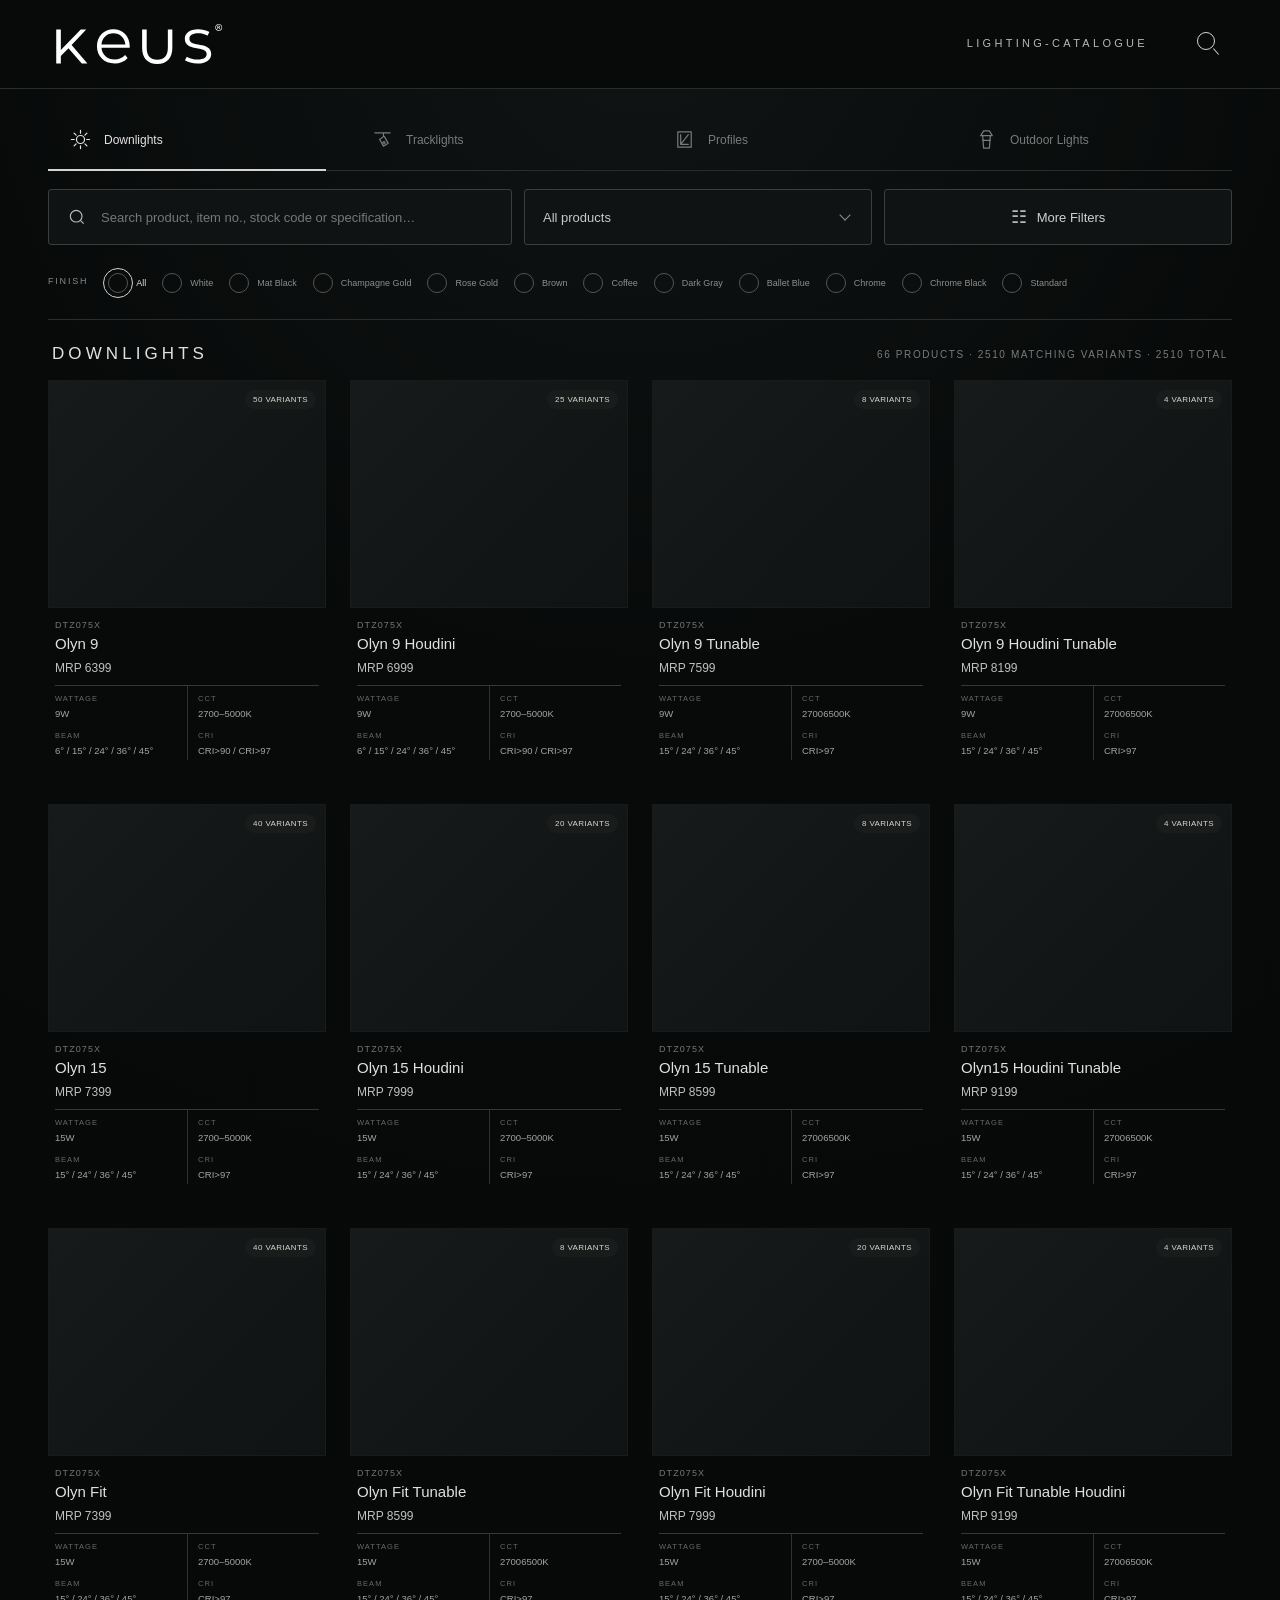
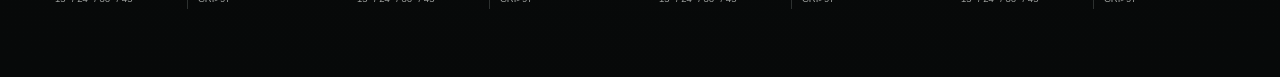
<file: index.html>
<!DOCTYPE html>
<html lang="en">
<head>
<meta charset="UTF-8" />
<meta name="viewport" content="width=device-width, initial-scale=1.0" />
<title>KEUS · LIGHTING-CATALOGUE</title>
<link rel="stylesheet" href="./assets/css/styles.css">
  <link rel="preconnect" href="https://wsrv.nl" crossorigin>
  <link rel="dns-prefetch" href="//wsrv.nl">
  <link rel="preconnect" href="https://i.ibb.co" crossorigin>
</head>
<body>
<div class="keus-page-loader" id="keusPageLoader" aria-hidden="true">
  <div class="keus-loader-inner">
    <img class="keus-loader-logo" src="./assets/keus-logo.svg" alt="">
    <div class="keus-loader-line"><span></span></div>
  </div>
</div>

<header class="topbar">
  <div class="topbar-inner">
    <a class="brand brand-logo-link" href="./index.html" aria-label="Go to catalogue home"><img class="brand-logo" src="./assets/keus-logo.svg" alt="KEUS"></a>
    <div class="top-meta"><span>LIGHTING-CATALOGUE</span></div>
    <div class="top-actions">
      <button class="header-search-btn" id="headerSearchBtn" type="button" aria-label="Search catalogue">
        <span class="header-search-icon" aria-hidden="true"></span>
      </button>
    </div>
  </div>
</header>
<main class="shell">
  <div id="categoryTitle" hidden>Down Lights</div>
  <div id="status" hidden></div>

  <nav class="category-tabs" id="categoryTabs" aria-label="Lighting categories">
    <button class="category-tab active" type="button" data-category="downlights">
      <span class="cat-icon" aria-hidden="true">
        <svg viewBox="0 0 24 24"><circle cx="12" cy="12" r="4.2"/><path d="M12 2.5v3M12 18.5v3M2.5 12h3M18.5 12h3M5.3 5.3l2.1 2.1M16.6 16.6l2.1 2.1M18.7 5.3l-2.1 2.1M7.4 16.6l-2.1 2.1"/></svg>
      </span>
      <span>Downlights</span>
    </button>
    <button class="category-tab" type="button" data-category="tracklights">
      <span class="cat-icon" aria-hidden="true">
        <svg viewBox="0 0 24 24"><path d="M4 5h16M13 5v4l-4 3 4 7 5-3-4-7"/><circle cx="13.5" cy="15.5" r="1.2"/></svg>
      </span>
      <span>Tracklights</span>
    </button>
    <button class="category-tab" type="button" data-category="profiles">
      <span class="cat-icon" aria-hidden="true">
        <svg viewBox="0 0 24 24"><rect x="5" y="4" width="14" height="16"/><path d="M8 17 16 7M8 7v10h8"/></svg>
      </span>
      <span>Profiles</span>
    </button>
    <button class="category-tab" type="button" data-category="outdoor">
      <span class="cat-icon" aria-hidden="true">
        <svg viewBox="0 0 24 24"><path d="M9 3h6l3 5H6l3-5ZM8 8h8l-1 13h-6L8 8Z"/><path d="M8 13h8"/></svg>
      </span>
      <span>Outdoor Lights</span>
    </button>
  </nav>

  <section class="filter-shell" aria-label="Catalogue filters">
    <div class="toolbar">
      <input class="field search" id="searchBox" type="search" placeholder="Search product, item no., stock code or specification…" />
      <div class="mobile-product-label">Select Product</div>
      <select class="field product-main native-product-select" id="nameFilter" data-field="name" aria-hidden="true" tabindex="-1"><option value="">All products</option></select>
      <div class="keus-product-select" id="keusProductSelect">
        <button class="keus-product-trigger" id="keusProductTrigger" type="button" aria-haspopup="listbox" aria-expanded="false">
          <span id="keusProductTriggerText">All products</span><span class="keus-product-chevron" aria-hidden="true"></span>
        </button>
        <div class="keus-product-menu" id="keusProductMenu" role="listbox" aria-label="All products" hidden></div>
      </div>
      <button class="btn more-btn" id="moreBtn" type="button">More Filters</button>
    </div>
    <div class="advanced" id="advancedFilters">
      <label class="filter-control"><span>CCT</span><select class="field" id="cctFilter" data-field="cct"><option value="">All CCT</option></select></label>
      <label class="filter-control"><span>Wattage</span><select class="field" id="wattageFilter" data-field="wattage"><option value="">All wattages</option></select></label>
      <label class="filter-control"><span>CRI</span><select class="field" id="criFilter" data-field="cri"><option value="">All CRI</option></select></label>
      <label class="filter-control"><span>Beam Angle</span><select class="field" id="beamFilter" data-field="beam"><option value="">All beams</option></select></label>
      <label class="filter-control"><span>Item No.</span><select class="field" id="itemNoFilter" data-field="itemNo"><option value="">All item nos.</option></select></label>
      <label class="filter-control"><span>Cutout Size</span><select class="field" id="cutoutFilter" data-field="cutout"><option value="">All cutouts</option></select></label>
      <label class="filter-control"><span>Stock Code</span><select class="field" id="stockCodeFilter" data-field="stockCode"><option value="">All stock codes</option></select></label>
      <label class="filter-control"><span>MRP</span><select class="field" id="mrpFilter" data-field="mrp"><option value="">All MRP</option></select></label>
      <label class="filter-control"><span>Vf</span><select class="field" id="vfFilter" data-field="vf"><option value="">All Vf</option></select></label>
      <label class="filter-control"><span>Imax</span><select class="field" id="imaxFilter" data-field="imax"><option value="">All Imax</option></select></label>
      <label class="filter-control"><span>Batch Code</span><select class="field" id="batchCodeFilter" data-field="batchCode"><option value="">All batch codes</option></select></label>
      <label class="filter-control"><span>BIS No.</span><select class="field" id="bisNoFilter" data-field="bisNo"><option value="">All BIS nos.</option></select></label>
      <label class="filter-control"><span>BIS SEC</span><select class="field" id="bisSpecFilter" data-field="bisSpec"><option value="">All BIS SEC</option></select></label>
      <label class="filter-control"><span>Manufacturer</span><select class="field" id="mfgByFilter" data-field="mfgBy"><option value="">All manufacturers</option></select></label>
      <button class="btn reset-btn" id="resetBtn" type="button">Reset Filters</button>
    </div>
    <div class="finish-panel"><div class="finish-title">Finish</div><div class="finish-chips" id="finishChips"></div></div>
    <div class="active-filters" id="activeFilters"></div>
  </section>

  <div class="catalogue-head"><h2 id="collectionTitle">DOWNLIGHTS</h2><div class="catalogue-count" id="catalogueCount">0 products</div></div>
  <section class="grid" id="grid"></section>
  <div class="pagination" id="pagination" hidden><button class="btn" id="prevBtn" type="button">Previous</button><div class="page-info" id="pageInfo"></div><button class="btn" id="nextBtn" type="button">Next</button></div>
</main>

<div class="modal" id="modal" role="dialog" aria-modal="true" aria-labelledby="detailTitle">
  <div class="modal-panel">
    <div class="modal-top"><div class="modal-brand">KEUS</div><button class="close-btn" id="closeBtn" type="button" aria-label="Close">×</button></div>
    <div class="detail-wrap">
      <div class="visual-col">
        <div class="main-image"><img id="detailImage" alt="" /></div>
        <div class="detail-finishes"><div class="detail-finish-label">Available Finishes</div><div class="finish-options" id="detailFinishOptions"></div></div>
        <div class="thumbs" id="thumbs"></div><div class="finish-note" id="finishNote"></div>
      </div>
      <div class="info-col"><div class="detail-kicker" id="detailKicker"></div><h2 class="detail-title" id="detailTitle"></h2><div class="detail-sub" id="detailSub"></div><div class="spec-grid" id="specGrid"></div></div>
    </div>
    <div class="variants">
      <div class="variants-head"><h3>Available Variants</h3><div class="variant-filter-note" id="variantFilterNote"></div></div>
      <div class="table-wrap"><table><thead><tr><th>Finish</th><th>CCT</th><th>Vf</th><th>Imax</th><th>CRI</th><th>Cutout</th><th>Beam Angle</th><th>Wattage</th><th>Batch Code</th><th>Item No.</th><th>Stock Code</th><th>BIS No</th><th>BIS SEC</th><th>MRP</th><th>MFG BY</th></tr></thead><tbody id="variantBody"></tbody></table></div>
    </div>
  </div>
</div>

<script src="./assets/js/app.js" defer></script>
</body>
</html>
</file>
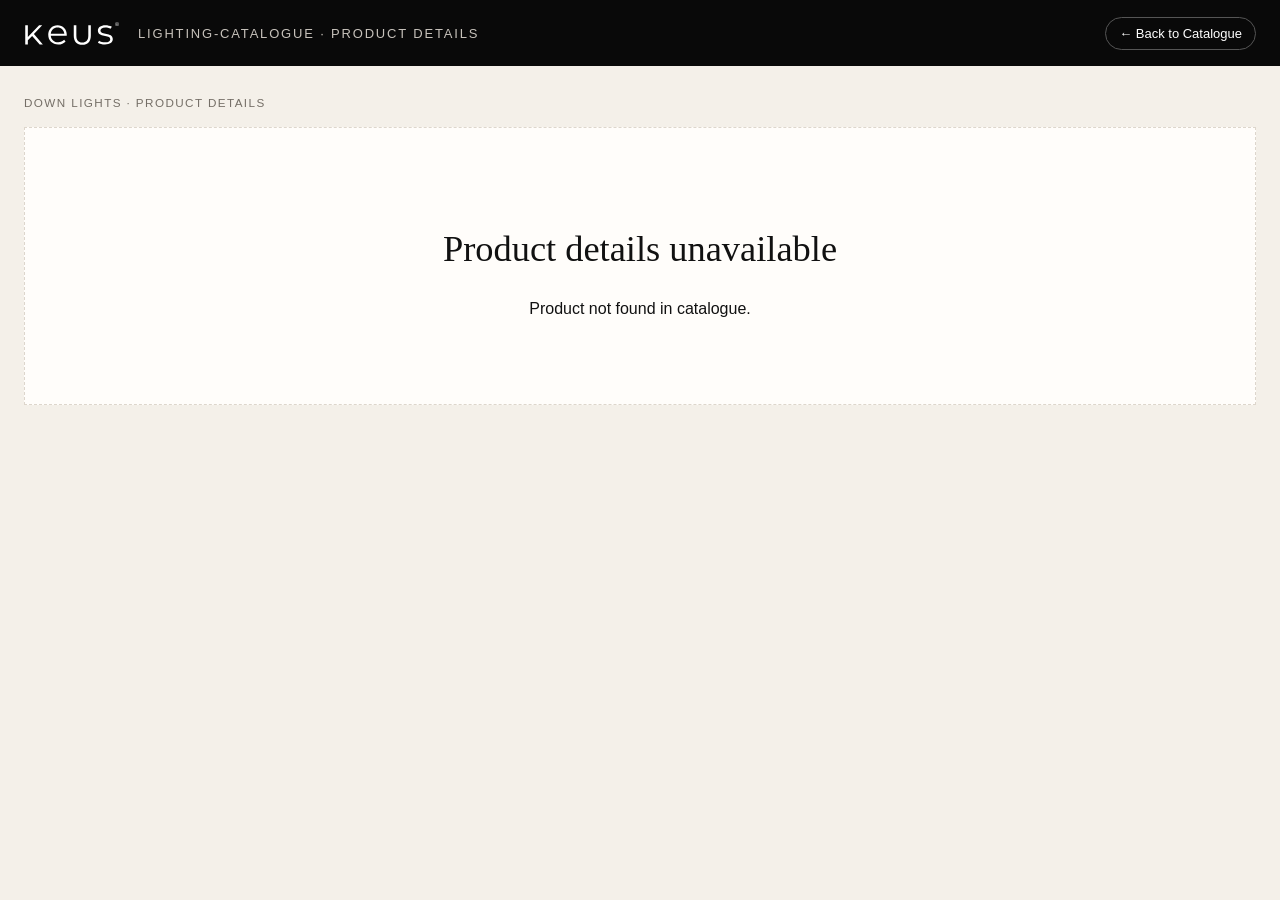
<file: light-details.html>
<!DOCTYPE html>
<html lang="en">
<head>
<meta charset="UTF-8">
<meta name="viewport" content="width=device-width,initial-scale=1">
<title>KEUS · LIGHTING-CATALOGUE · Product Details</title>
<style>
*{box-sizing:border-box}
:root{
  --bg:#f4f0e9;--paper:#fffdfa;--ink:#111;--muted:#746e66;--line:#ddd6cc;
  --gold:#5b524a;--gold-dark:#403a35;--black:#090909;
}
html,body{margin:0;min-height:100%;font-family:Inter,Arial,Helvetica,sans-serif;background:var(--bg);color:var(--ink)}
button{font:inherit;cursor:pointer}
.top{position:sticky;top:0;z-index:20;background:var(--black);color:#fff}
.top-inner{max-width:1280px;margin:auto;min-height:66px;padding:0 24px;display:flex;align-items:center;gap:18px}
.brand{font-weight:700;letter-spacing:.38em;font-size:22.1px}
.sep{display:none}
.top-title{font-size:13px;letter-spacing:.14em;text-transform:uppercase;color:#c7c2bb}
.back{margin-left:auto;border:1px solid #555;background:transparent;color:#fff;border-radius:999px;padding:8px 13px;font-size:13px}
.back:hover{background:#fff;color:#111}
.shell{max-width:1280px;margin:auto;padding:30px 24px 48px}
.breadcrumb{margin-bottom:18px;font-size:11.7px;letter-spacing:.12em;text-transform:uppercase;color:var(--muted)}
.layout{display:grid;grid-template-columns:minmax(340px,.9fr) minmax(0,1.15fr);background:var(--paper);border:1px solid var(--line)}
.visual{padding:28px;border-right:1px solid var(--line)}
.image-box{aspect-ratio:1/1;display:flex;align-items:center;justify-content:center;background:#fff;border:1px solid #eee9e2}
.image-box img{width:84%;height:84%;object-fit:contain}
.thumbs{display:flex;gap:8px;flex-wrap:wrap;margin-top:10px}
.thumb{width:62px;height:62px;padding:4px;border:1px solid var(--line);background:#fff}
.thumb.active{border-color:#111}
.thumb img{width:100%;height:100%;object-fit:contain}
.finish-wrap{margin-top:18px}
.label{margin-bottom:8px;font-size:10.4px;letter-spacing:.13em;text-transform:uppercase;color:#8d867e}
.finishes{display:flex;gap:8px;flex-wrap:wrap}
.finish-btn{display:flex;align-items:center;gap:7px;border:1px solid var(--line);background:#fff;border-radius:999px;padding:6px 10px 6px 6px;font-size:11.7px}
.finish-btn.active{border-color:var(--gold);box-shadow:inset 0 0 0 1px var(--gold)}
.swatch{width:18px;height:18px;border-radius:50%;border:1px solid rgba(0,0,0,.14);background:#ddd}
.sw-white{background:#f7f6f1}.sw-mat-black{background:#181818}.sw-champagne-gold{background:linear-gradient(135deg,#8e6e3f,#e2ca96 45%,#a78450)}
.sw-rose-gold{background:linear-gradient(135deg,#8c5558,#d7a6a4 48%,#a56667)}.sw-brown{background:#684834}.sw-coffee{background:#4c372f}
.sw-dark-gray{background:#57595b}.sw-ballet-blue{background:#8faabd}.sw-chrome{background:linear-gradient(135deg,#656565,#f3f3f3 48%,#7d7d7d)}
.sw-chrome-black{background:linear-gradient(135deg,#111,#5c5c5c 44%,#171717)}.sw-standard{background:#d7d1c6}
.info{padding:34px}
.kicker{font-size:11.7px;letter-spacing:.13em;text-transform:uppercase;color:var(--muted);margin-bottom:9px}
h1{margin:0;font-family:Georgia,'Times New Roman',serif;font-size:57.2px;font-weight:400;line-height:1}
.price{margin:12px 0 22px;color:var(--gold-dark);font-size:23.4px;font-weight:700}
.description{margin:0 0 22px;color:#5f5952;font-size:15.6px;line-height:1.7;max-width:760px}
.spec-grid{display:grid;grid-template-columns:repeat(3,minmax(0,1fr));border-left:1px solid var(--line);border-top:1px solid var(--line)}
.spec{min-height:76px;padding:12px;border-right:1px solid var(--line);border-bottom:1px solid var(--line)}
.spec-label{font-size:10.4px;letter-spacing:.12em;text-transform:uppercase;color:#8e877e;margin-bottom:6px}
.spec-value{font-size:14.3px;line-height:1.45;overflow-wrap:anywhere}
.profile-only .spec-grid{grid-template-columns:repeat(2,minmax(0,1fr))}
.profile-only .price,.profile-only .finish-wrap,.profile-only .thumbs{display:none}
.profile-only .description{font-size:16.9px}
.variants{margin-top:22px}
.variants h2{font-family:Georgia,'Times New Roman',serif;font-size:28.6px;font-weight:400;margin:0 0 10px}
.table-wrap{overflow:auto;border:1px solid var(--line);background:#fff}
table{border-collapse:collapse;width:100%;min-width:1200px}
th,td{padding:9px 10px;border-right:1px solid #eee9e2;border-bottom:1px solid #eee9e2;text-align:left;white-space:nowrap}
th{font-size:10.4px;letter-spacing:.11em;text-transform:uppercase;color:#7f786f;background:#f7f4ef}
td{font-size:11.7px}
.variants.profile-only{display:none}
.status{padding:70px 20px;text-align:center;background:var(--paper);border:1px dashed var(--line)}
.status h2{font-family:Georgia,'Times New Roman',serif;font-size:36.4px;font-weight:400}
@media(max-width:780px){
  .top-inner{min-height:58px;padding:0 14px}
  .brand{font-size:18.2px}.sep,.top-title{display:none}
  .shell{padding:12px 10px 30px}
  .breadcrumb{margin:7px 2px 10px}
  .layout{grid-template-columns:1fr;border-radius:12px;overflow:hidden}
  .visual{padding:14px;border-right:0;border-bottom:1px solid var(--line)}
  .info{padding:18px 14px 20px}
  h1{font-family:Inter,Arial,sans-serif;font-size:36.4px;font-weight:750;letter-spacing:-.025em}
  .price{font-size:20.8px}
  .spec-grid{grid-template-columns:repeat(2,minmax(0,1fr))}
  .spec{min-height:64px;padding:10px}
  .profile-only .spec-grid{grid-template-columns:1fr}
  .image-box{border-radius:10px}
}

@media(max-width:780px){
  .finish-wrap{margin-top:10px!important}
  .label{
    margin-bottom:5px!important;
    font-size:8.45px!important;
  }
  .finishes{
    gap:5px!important;
    flex-wrap:nowrap!important;
    overflow-x:auto!important;
    overflow-y:hidden!important;
    padding-bottom:4px!important;
    scrollbar-width:none!important;
    -webkit-overflow-scrolling:touch;
  }
  .finishes::-webkit-scrollbar{display:none!important}
  .finish-btn{
    flex:0 0 auto!important;
    min-height:30px!important;
    padding:4px 8px 4px 4px!important;
    gap:5px!important;
    font-size:9.75px!important;
  }
  .finish-btn .swatch{
    width:16px!important;
    height:16px!important;
  }
}


/* =========================================================
   MOBILE PRODUCT DETAILS — RESPONSIVE FIX
   ========================================================= */
html,body{
  width:100%;
  max-width:100%;
  overflow-x:hidden;
}
.layout,.visual,.info,.variants,.table-wrap,.image-box,.spec-grid{
  min-width:0;
  max-width:100%;
}
.spec-value{
  overflow-wrap:anywhere;
  word-break:break-word;
}

@media(max-width:780px){
  body{overflow-x:hidden;background:#f4f0e9}

  .top{position:sticky;top:0;z-index:40}
  .top-inner{
    width:100%;
    max-width:100%;
    min-height:56px;
    padding:0 10px;
    gap:8px;
  }
  .brand{
    flex:0 0 auto;
    font-size:16.9px;
    letter-spacing:.28em;
  }
  .sep,.top-title{display:none}
  .back{
    margin-left:auto;
    max-width:64%;
    min-height:34px;
    padding:6px 9px;
    overflow:hidden;
    white-space:nowrap;
    text-overflow:ellipsis;
    font-size:11.05px;
  }

  .shell{
    width:100%;
    max-width:100%;
    padding:9px 8px 26px;
    overflow:hidden;
  }
  .breadcrumb{
    width:100%;
    margin:2px 2px 8px;
    overflow:hidden;
    white-space:nowrap;
    text-overflow:ellipsis;
    font-size:9.75px;
    line-height:1.35;
  }

  .layout{
    display:block;
    width:100%;
    border-radius:11px;
    overflow:hidden;
  }
  .visual{
    width:100%;
    padding:10px;
    border-right:0;
    border-bottom:1px solid var(--line);
    overflow:hidden;
  }
  .image-box{
    width:100%;
    aspect-ratio:1/1;
    border-radius:9px;
    overflow:hidden;
  }
  .image-box img{
    width:88%;
    height:88%;
    max-width:100%;
    object-fit:contain;
  }

  .thumbs{
    width:100%;
    display:flex;
    flex-wrap:nowrap;
    gap:6px;
    margin-top:7px;
    padding-bottom:2px;
    overflow-x:auto;
    overflow-y:hidden;
    scrollbar-width:none;
    -webkit-overflow-scrolling:touch;
  }
  .thumbs::-webkit-scrollbar{display:none}
  .thumb{
    flex:0 0 52px;
    width:52px;
    height:52px;
    padding:3px;
    border-radius:7px;
  }

  .finish-wrap{
    width:100%;
    margin-top:9px!important;
    overflow:hidden;
  }
  .label{
    margin-bottom:5px!important;
    font-size:8.45px!important;
  }
  .finishes{
    width:100%;
    max-width:100%;
    display:flex!important;
    flex-wrap:nowrap!important;
    gap:5px!important;
    padding-bottom:3px!important;
    overflow-x:auto!important;
    overflow-y:hidden!important;
    scrollbar-width:none!important;
    -webkit-overflow-scrolling:touch;
  }
  .finishes::-webkit-scrollbar{display:none!important}
  .finish-btn{
    flex:0 0 auto!important;
    min-height:29px!important;
    padding:4px 7px 4px 4px!important;
    gap:4px!important;
    font-size:9.1px!important;
    white-space:nowrap;
  }
  .finish-btn .swatch{
    width:15px!important;
    height:15px!important;
  }

  .info{
    width:100%;
    padding:15px 11px 14px;
    overflow:hidden;
  }
  .kicker{
    margin-bottom:6px;
    font-size:9.1px;
  }
  h1{
    max-width:100%;
    font-family:Inter,Arial,sans-serif;
    font-size:29.9px;
    line-height:1.08;
    font-weight:750;
    letter-spacing:-.02em;
    overflow-wrap:anywhere;
  }
  .price{
    margin:8px 0 13px;
    font-size:18.2px;
  }
  .description{
    max-width:100%;
    margin-bottom:13px;
    font-size:13px;
    line-height:1.5;
  }

  .spec-grid{
    width:100%;
    grid-template-columns:repeat(2,minmax(0,1fr));
  }
  .spec{
    min-width:0;
    min-height:58px;
    padding:8px;
  }
  .spec-label{
    margin-bottom:4px;
    font-size:7.8px;
    letter-spacing:.10em;
  }
  .spec-value{
    font-size:11.05px;
    line-height:1.3;
    white-space:normal;
    overflow-wrap:anywhere;
    word-break:break-word;
  }

  .variants{
    width:100%;
    max-width:100%;
    margin-top:12px;
    overflow:hidden;
  }
  .variants h2{
    margin:0 2px 7px;
    font-family:Inter,Arial,sans-serif;
    font-size:18.2px;
    font-weight:700;
  }
  .table-wrap{
    width:100%;
    max-width:100%;
    overflow-x:auto;
    overflow-y:hidden;
    border-radius:8px;
    -webkit-overflow-scrolling:touch;
    scrollbar-width:thin;
  }
  table{
    width:max-content;
    min-width:900px;
  }
  th,td{
    padding:7px 8px;
    font-size:9.75px;
  }
  th{font-size:8.45px}

  .profile-only .spec-grid{grid-template-columns:1fr}
}

@media(max-width:360px){
  .shell{padding-left:6px;padding-right:6px}
  .visual{padding:8px}
  .info{padding:13px 9px 12px}
  h1{font-size:27.3px}
  .spec-grid{grid-template-columns:1fr}
  .back{max-width:58%;font-size:10.4px}
}


/* =========================================================
   PROFILE DETAILS ONLY — colour variation selector
   ========================================================= */
.profile-only .price{display:none}
.profile-only .finish-wrap{display:none}
.profile-only .profile-thumbs{display:flex}
.profile-variation-wrap{margin-top:14px}
.profile-detail-variations{
  display:flex;
  flex-wrap:wrap;
  gap:7px;
}
.profile-detail-variation{
  display:inline-flex;
  align-items:center;
  gap:6px;
  min-height:32px;
  padding:4px 9px 4px 5px;
  border:1px solid #d7d0c6;
  border-radius:999px;
  background:#fff;
  color:#5b524a;
  font-size:10.4px;
}
.profile-detail-variation.active{
  border-color:#5b524a;
  box-shadow:inset 0 0 0 1px #5b524a;
}
.profile-code{
  font-weight:800;
  letter-spacing:.04em;
}
.profile-variation-name{
  color:#746e66;
}
.profile-variation-dot{
  width:16px;
  height:16px;
  border:1px solid rgba(7,4,4,.18);
  border-radius:50%;
  flex:0 0 auto;
}
.pv-white{background:#f7f6f1}
.pv-grey-white{background:linear-gradient(90deg,#8f8b85 0 50%,#f7f6f1 50%)}
.pv-champagne-white{background:linear-gradient(90deg,#b9a589 0 50%,#f7f6f1 50%)}
.pv-black-white{background:linear-gradient(90deg,#070404 0 50%,#f7f6f1 50%)}
.pv-iron-white{background:linear-gradient(90deg,#5f605f 0 50%,#f7f6f1 50%)}
.pv-white-white{background:#f7f6f1;box-shadow:inset 0 0 0 2px #e3dfd8}
.pv-black-black{background:#070404}
.pv-white-black{background:linear-gradient(90deg,#f7f6f1 0 50%,#070404 50%)}
.pv-white-transparent{
  background:
    linear-gradient(90deg,#f7f6f1 0 50%,transparent 50%),
    repeating-conic-gradient(#d9d6d0 0 25%,#fff 0 50%) 50%/5px 5px;
}
.pv-black-transparent{
  background:
    linear-gradient(90deg,#070404 0 50%,transparent 50%),
    repeating-conic-gradient(#d9d6d0 0 25%,#fff 0 50%) 50%/5px 5px;
}
.pv-black{background:#070404}
.pv-standard{background:#c6beb6}

@media(max-width:780px){
  .profile-variation-wrap{margin-top:10px}
  .profile-detail-variations{
    flex-wrap:nowrap;
    overflow-x:auto;
    overflow-y:hidden;
    gap:5px;
    padding-bottom:4px;
    scrollbar-width:none;
    -webkit-overflow-scrolling:touch;
  }
  .profile-detail-variations::-webkit-scrollbar{display:none}
  .profile-detail-variation{
    flex:0 0 auto;
    min-height:28px;
    padding:4px 7px 4px 4px;
    gap:4px;
    font-size:9.1px;
  }
  .profile-variation-dot{
    width:14px;
    height:14px;
  }
  .profile-variation-name{
    max-width:150px;
    white-space:nowrap;
  }
  .profile-only .spec-grid{
    grid-template-columns:repeat(2,minmax(0,1fr));
  }
}


/* =========================================================
   PROFILE DETAILS ONLY — exact row image mapping
   ========================================================= */
.profile-combo-wrap{margin-top:14px}
.profile-combo-options{
  display:grid;
  grid-template-columns:repeat(2,minmax(0,1fr));
  gap:7px;
}
.profile-combo-option{
  min-width:0;
  display:flex;
  align-items:center;
  gap:8px;
  padding:6px;
  border:1px solid #d8d1c7;
  border-radius:10px;
  background:#fff;
  color:#5b524a;
  text-align:left;
}
.profile-combo-option.active{
  border-color:#5b524a;
  box-shadow:inset 0 0 0 1px #5b524a;
}
.profile-combo-thumb{
  width:42px;
  height:42px;
  flex:0 0 42px;
  display:flex;
  align-items:center;
  justify-content:center;
  border-radius:7px;
  background:#fbfaf7;
  overflow:hidden;
}
.profile-combo-thumb img{
  width:90%;
  height:90%;
  object-fit:contain;
}
.profile-combo-copy{min-width:0;display:block}
.profile-combo-copy b{
  display:block;
  overflow:hidden;
  text-overflow:ellipsis;
  white-space:nowrap;
  font-size:10px;
}
.profile-combo-copy small{
  display:block;
  margin-top:3px;
  color:#817970;
  font-size:8px;
  line-height:1.3;
}
.profile-image-unavailable{
  color:#8f877e;
  font-size:10px;
  font-weight:600;
}
@media(max-width:780px){
  .profile-combo-options{
    display:flex;
    grid-template-columns:none;
    gap:6px;
    overflow-x:auto;
    overflow-y:hidden;
    padding-bottom:4px;
    scrollbar-width:none;
    -webkit-overflow-scrolling:touch;
  }
  .profile-combo-options::-webkit-scrollbar{display:none}
  .profile-combo-option{
    flex:0 0 165px;
    padding:5px;
    border-radius:9px;
  }
  .profile-combo-thumb{
    width:36px;
    height:36px;
    flex-basis:36px;
  }
  .profile-combo-copy b{font-size:9px}
  .profile-combo-copy small{font-size:7px}
}


/* =========================================================
   PROFILE DETAILS ONLY — DESKTOP / WEB REFINEMENT
   Mobile details and lighting-product details remain unchanged.
   ========================================================= */
@media(min-width:781px){
  .exact-profile-detail{
    grid-template-columns:minmax(480px,1.05fr) minmax(0,.95fr);
    border-radius:18px;
    overflow:hidden;
    box-shadow:0 16px 44px rgba(7,4,4,.06);
  }

  .exact-profile-detail .visual{
    padding:30px;
    background:#faf8f4;
  }

  .exact-profile-detail .image-box{
    min-height:470px;
    border-radius:14px;
    border:1px solid #e7e1d9;
    background:
      radial-gradient(circle at 50% 44%,#fff 0 42%,#fbfaf7 70%,#f3efe9 100%);
  }

  .exact-profile-detail .image-box img{
    width:86%;
    height:86%;
  }

  .exact-profile-detail .profile-combo-wrap{
    margin-top:18px;
  }

  .exact-profile-detail .profile-combo-options{
    grid-template-columns:repeat(2,minmax(0,1fr));
    gap:9px;
  }

  .exact-profile-detail .profile-combo-option{
    min-height:66px;
    padding:7px;
    border-radius:12px;
    background:#fff;
    border:1px solid #ddd6cc;
    transition:border-color .16s ease,box-shadow .16s ease,transform .16s ease;
  }

  .exact-profile-detail .profile-combo-option:hover{
    transform:translateY(-1px);
    border-color:#aaa099;
  }

  .exact-profile-detail .profile-combo-option.active{
    border-color:#5b524a;
    box-shadow:inset 0 0 0 1px #5b524a,0 5px 14px rgba(91,82,74,.08);
  }

  .exact-profile-detail .profile-combo-thumb{
    width:54px;
    height:54px;
    flex-basis:54px;
    border-radius:9px;
    background:#f7f4ef;
  }

  .exact-profile-detail .profile-combo-copy b{
    font-size:12px;
  }

  .exact-profile-detail .profile-combo-copy small{
    margin-top:4px;
    font-size:9px;
  }

  .exact-profile-detail .info{
    padding:42px 38px;
    background:#fffdfa;
  }

  .exact-profile-detail .kicker{
    margin-bottom:10px;
    color:#5b524a;
  }

  .exact-profile-detail h1{
    font-size:44px;
    line-height:1.02;
    letter-spacing:-.025em;
  }

  .exact-profile-detail .description{
    margin-top:16px;
    margin-bottom:24px;
    padding-bottom:20px;
    border-bottom:1px solid #e5dfd7;
    font-size:13px;
    line-height:1.75;
    color:#655e56;
  }

  .exact-profile-detail .spec-grid{
    grid-template-columns:repeat(2,minmax(0,1fr));
    border-radius:12px;
    overflow:hidden;
  }

  .exact-profile-detail .spec{
    min-height:86px;
    padding:14px;
    background:#fff;
  }

  .exact-profile-detail .spec-label{
    margin-bottom:8px;
    font-size:9px;
  }

  .exact-profile-detail .spec-value{
    font-size:13px;
    line-height:1.5;
  }
}


/* =========================================================
   DETAILS — PLAIN FINISH / COLOUR STATES
   ========================================================= */
.finish-btn,
.finish-btn.active,
.profile-detail-variation,
.profile-detail-variation.active,
.profile-combo-option,
.profile-combo-option.active{
  box-shadow:none!important;
}

.finish-btn.active,
.profile-detail-variation.active,
.profile-combo-option.active{
  border-color:#5b524a!important;
}


/* =========================================================
   REQUESTED CHANGE ONLY — MOBILE DETAILS IMAGE SWIPE
   ========================================================= */
@media(max-width:780px){
  .layout .image-box{
    touch-action:pan-y;
  }
}


/* Requested details refinements only */
.spec.spec-full{
  grid-column:1/-1!important;
  min-height:auto;
}

/* Lighter product-name and rate weight */
h1{
  font-weight:400;
}
.price{
  font-weight:500;
}
@media(max-width:780px){
  h1{
    font-weight:500!important;
  }
  .price{
    font-weight:500!important;
  }
}


/* =========================================================
   MOBILE ONLY — LIGHTER DETAILS TYPOGRAPHY
   Desktop/web remains unchanged.
   ========================================================= */
@media(max-width:780px){
  body,
  button,
  .kicker,
  h1,
  .price,
  .description,
  .label,
  .finish-btn,
  .spec-label,
  .spec-value,
  .profile-combo-copy b,
  .profile-combo-copy small,
  .profile-detail-variation,
  table,
  th,
  td{
    font-weight:400!important;
  }

  h1,
  .price{
    font-weight:400!important;
  }
}


/* =========================================================
   KEUS BLACK THEME — PRODUCT DETAILS
   ========================================================= */
.detail-theme-toggle{
  margin-left:auto;
  min-height:34px;
  padding:0 10px 0 8px;
  display:inline-flex;
  align-items:center;
  gap:7px;
  border:1px solid #555;
  border-radius:999px;
  background:transparent;
  color:#c6beb6;
  font-size:10px;
  font-weight:500;
  letter-spacing:.08em;
  text-transform:uppercase;
}
.detail-theme-icon{
  width:15px;height:15px;border:1px solid currentColor;border-radius:50%;
  position:relative;overflow:hidden;flex:0 0 auto;
}
.detail-theme-icon:after{
  content:"";position:absolute;inset:2px 2px 2px 7px;
  border-radius:0 999px 999px 0;background:currentColor;
}
.detail-theme-toggle[aria-pressed="true"]{
  background:#c6beb6;border-color:#c6beb6;color:#070404;
}
.top-title + .detail-theme-toggle{margin-left:auto}
.detail-theme-toggle + .back{margin-left:0}

body.keus-black{
  --bg:#070404;
  --paper:#11100f;
  --ink:#f5f2ee;
  --muted:#aaa198;
  --line:#302b27;
  --gold:#c6beb6;
  --gold-dark:#c6beb6;
  --black:#070404;
  background:#070404;
  color:#f5f2ee;
}
body.keus-black .top{
  background:#070404;
  border-bottom:1px solid #292522;
}
body.keus-black .layout{
  background:#11100f;
  border-color:#302b27;
}
body.keus-black .visual{
  border-color:#302b27;
}
body.keus-black .image-box,
body.keus-black .thumb{
  background:#f7f6f2;
}
body.keus-black .image-box{
  border-color:#302b27;
}
body.keus-black .thumb{
  border-color:#4a443e;
}
body.keus-black .thumb.active{
  border-color:#c6beb6;
}
body.keus-black .finish-btn{
  background:#151311;
  border-color:#403a35;
  color:#d8d2cc;
}
body.keus-black .finish-btn.active{
  border-color:#c6beb6;
  box-shadow:none;
}
body.keus-black .description,
body.keus-black .kicker,
body.keus-black .label,
body.keus-black .spec-label,
body.keus-black .breadcrumb{
  color:#aaa198;
}
body.keus-black .spec-grid,
body.keus-black .spec{
  border-color:#302b27;
}
body.keus-black .table-wrap{
  background:#11100f;
  border-color:#302b27;
}
body.keus-black th{
  background:#181512;
  color:#aaa198;
}
body.keus-black th,
body.keus-black td{
  border-color:#302b27;
}
body.keus-black td{
  color:#e6e0da;
}
body.keus-black .status{
  background:#11100f;
  border-color:#403a35;
}
body.keus-black .back{
  border-color:#5b524a;
  color:#f5f2ee;
}
body.keus-black .back:hover{
  background:#c6beb6;
  border-color:#c6beb6;
  color:#070404;
}

@media(max-width:780px){
  .detail-theme-toggle{
    width:34px;height:34px;min-height:34px;padding:0;
    justify-content:center;
  }
  .detail-theme-text{display:none}
  body.keus-black{background:#070404!important}
  body.keus-black .layout{background:#11100f}
}


/* KEUS header logo */
.brand-logo-link{display:inline-flex;align-items:center;justify-content:center;flex:0 0 auto;text-decoration:none}
.brand-logo{display:block;width:auto;height:25px;max-width:96px}
@media(max-width:780px){.brand-logo{height:21px;max-width:82px}}


/* KEUS page-loading animation */
.keus-page-loader{position:fixed;inset:0;z-index:99999;display:flex;align-items:center;justify-content:center;background:#070404;opacity:1;visibility:visible;transition:opacity .28s ease,visibility .28s ease}
.keus-page-loader.is-hidden{opacity:0;visibility:hidden;pointer-events:none}
.keus-loader-inner{width:min(180px,50vw);display:flex;flex-direction:column;align-items:center;gap:20px}
.keus-loader-logo{display:block;width:min(110px,34vw);height:auto;animation:keusLogoBreath 1.15s ease-in-out infinite}
.keus-loader-line{position:relative;width:100%;height:1px;overflow:hidden;background:rgba(198,190,182,.18)}
.keus-loader-line span{position:absolute;top:0;left:-42%;width:42%;height:100%;background:#c6beb6;animation:keusLoaderSweep 1.05s cubic-bezier(.4,0,.2,1) infinite}
@keyframes keusLoaderSweep{0%{left:-42%}55%{left:38%}100%{left:100%}}
@keyframes keusLogoBreath{0%,100%{opacity:.58}50%{opacity:1}}
@media(prefers-reduced-motion:reduce){.keus-loader-logo,.keus-loader-line span{animation:none}}

</style>
  <link rel="preconnect" href="https://wsrv.nl" crossorigin>
  <link rel="dns-prefetch" href="//wsrv.nl">
  <link rel="preconnect" href="https://i.ibb.co" crossorigin>
</head>
<body>
<div class="keus-page-loader" id="keusPageLoader" aria-hidden="true">
  <div class="keus-loader-inner">
    <img class="keus-loader-logo" src="./assets/keus-logo.svg" alt="">
    <div class="keus-loader-line"><span></span></div>
  </div>
</div>

<header class="top"><div class="top-inner"><a class="brand brand-logo-link" href="./index.html" aria-label="Go to catalogue home"><img class="brand-logo" src="./assets/keus-logo.svg" alt="KEUS"></a><div class="top-title">LIGHTING-CATALOGUE · Product Details</div><button class="back" id="backBtn" type="button">← Back to Catalogue</button></div></header>
<main class="shell">
  <div class="breadcrumb" id="breadcrumb">Product details</div>
  <div id="app"><div class="status"><h2>Loading product…</h2></div></div>
</main>
<script>
(() => {
'use strict';
const CATEGORIES={
  downlights:{label:'Down Lights',file:'./data/downlights.csv'},
  tracklights:{label:'Track Lights',file:'./data/tracklights.csv'},
  profiles:{label:'Profiles',file:'./data/profiles.csv'},
  outdoor:{label:'Outdoor Lights',file:'./data/outdoor-lights.csv'}
};
const aliases={
  name:['name','product name','product'],
  itemNo:['item no','item number','itemno','item code'],
  vf:['vf','voltage'],imax:['imax','current','max current'],
  cct:['cct','colour temperature','color temperature'],cri:['cri'],
  cutout:['cutout','cut out','cut-out'],beam:['beam angle','beam','beamangle'],
  wattage:['wattage','watt','watts','power'],
  batchCode:['batch code','batch','batchcode'],
  stockCode:['stock code','stock','stockcode','sku'],
  bisNo:['bis no','bis number','bisno','bis registration no','bis registration number'],
  bisSpec:['bis sec','bissec','bis spec','bis specification','bisspec','bis standard','is standard'],
  mrp:['mrp','maximum retail price','retail price','price'],
  mfgBy:['mfg by','mfgby','manufacturer','manufactured by','manufacturing by','manufacturer name'],
  newDescription:['new description','newdescription','description','product description'],
  image:['image','image url','image link','imageurl'],
  finish:['finish','colour','color','finish colour','finish color']
};
const finishCodeMap={W:'White',B:'Mat Black',CG:'Champagne Gold',RG:'Rose Gold',BR:'Brown',COF:'Coffee',DGR:'Dark Gray',BB:'Ballet Blue',CH:'Chrome',CHB:'Chrome Black'};
const finishClasses={'White':'sw-white','Mat Black':'sw-mat-black','Champagne Gold':'sw-champagne-gold','Rose Gold':'sw-rose-gold','Brown':'sw-brown','Coffee':'sw-coffee','Dark Gray':'sw-dark-gray','Ballet Blue':'sw-ballet-blue','Chrome':'sw-chrome','Chrome Black':'sw-chrome-black','Standard':'sw-standard'};
const $=id=>document.getElementById(id);
const esc=s=>String(s??'').replace(/[&<>"']/g,c=>({'&':'&amp;','<':'&lt;','>':'&gt;','"':'&quot;',"'":'&#039;'}[c]));
const clean=s=>String(s??'').replace(/^\uFEFF/,'').trim().toLowerCase().replace(/[_-]+/g,' ').replace(/\s+/g,' ');
const unique=a=>[...new Set(a.map(v=>String(v??'').trim()).filter(Boolean))];
function delimiter(text){const first=text.replace(/^\uFEFF/,'').split(/\r?\n/).find(x=>x.trim())||'';let q=false,c={',':0,';':0,'\t':0};for(let i=0;i<first.length;i++){const ch=first[i];if(ch==='"'){if(q&&first[i+1]==='"'){i++;continue}q=!q;continue}if(!q&&ch in c)c[ch]++}return Object.entries(c).sort((a,b)=>b[1]-a[1])[0][0]}
function parseCSV(text){text=String(text??'').replace(/^\uFEFF/,'');const d=delimiter(text),rows=[];let row=[],cell='',q=false;for(let i=0;i<text.length;i++){const ch=text[i];if(q){if(ch==='"'&&text[i+1]==='"'){cell+='"';i++}else if(ch==='"')q=false;else cell+=ch}else{if(ch==='"')q=true;else if(ch===d){row.push(cell);cell=''}else if(ch==='\n'){row.push(cell);rows.push(row);row=[];cell=''}else if(ch!=='\r')cell+=ch}}if(cell.length||row.length){row.push(cell);rows.push(row)}return rows.filter(r=>r.some(v=>String(v).trim()))}
function sourceImageUrl(value){const raw=String(value||'').trim();if(!raw)return '';try{const u=new URL(raw,location.href);if(u.hostname==='wsrv.nl'||u.hostname==='images.weserv.nl'){let src=u.searchParams.get('url')||'';if(src&&!/^https?:\/\//i.test(src))src='https://'+src;return src||raw}}catch(_){}return raw}
function optimized(value,w=0){const raw=String(value||'').trim();if(!raw)return '';try{const u=new URL(raw,location.href);if(u.hostname==='wsrv.nl'||u.hostname==='images.weserv.nl'){u.protocol='https:';u.hostname='wsrv.nl';u.searchParams.set('output','webp');u.searchParams.set('q','78');if(w)u.searchParams.set('w',String(w));return u.toString()}if(u.hostname==='i.ibb.co'||u.hostname==='ibb.co'){const p=new URL('https://wsrv.nl/');p.searchParams.set('url',u.href);p.searchParams.set('output','webp');p.searchParams.set('q','78');if(w)p.searchParams.set('w',String(w));return p.toString()}}catch(_){}return raw}
function normalizeFinishText(v){const x=clean(v).replace(/\bdefault\b/g,'').trim();const m={white:'White',w:'White',black:'Mat Black','mat black':'Mat Black','matte black':'Mat Black',b:'Mat Black','champagne gold':'Champagne Gold','champeing gold':'Champagne Gold',cg:'Champagne Gold','rose gold':'Rose Gold',rg:'Rose Gold',brown:'Brown',br:'Brown',coffee:'Coffee',cof:'Coffee','dark gray':'Dark Gray','dark grey':'Dark Gray',dgr:'Dark Gray','ballet blue':'Ballet Blue',bb:'Ballet Blue',chrome:'Chrome',ch:'Chrome','chrome black':'Chrome Black',chb:'Chrome Black'};return m[x]||String(v||'').trim()}
function inferFinish(r){const code=String(r.stockCode||'').trim().toUpperCase();const suffix=code.split('/').filter(Boolean).pop()||'';if(finishCodeMap[suffix])return finishCodeMap[suffix];const img=decodeURIComponent(sourceImageUrl(r.image)).toLowerCase().replace(/_/g,'-');const t=[[/chrome[- ]?black/,'Chrome Black'],[/champagne[- ]?gold|champeing[- ]?gold/,'Champagne Gold'],[/rose[- ]?gold/,'Rose Gold'],[/ballet[- ]?blue/,'Ballet Blue'],[/dark[- ]?gr(?:a|e)y/,'Dark Gray'],[/coffee|cofee/,'Coffee'],[/brown/,'Brown'],[/chrome|crome/,'Chrome'],[/mat[- ]?black|matte[- ]?black|black|balck/,'Mat Black'],[/white/,'White']];for(const [re,l] of t)if(re.test(img))return l;return 'Standard'}
function normalize(rows){if(rows.length<2)return[];const h=rows[0].map(String),map={};h.forEach((x,i)=>map[clean(x)]=i);const idx={};for(const f in aliases){idx[f]=-1;for(const a of aliases[f]){if(clean(a) in map){idx[f]=map[clean(a)];break}}}const get=(r,k)=>idx[k]>=0?String(r[idx[k]]??'').trim():'';return rows.slice(1).map(r=>{const o={};for(const k in idx)o[k]=get(r,k);o.finish=normalizeFinishText(o.finish)||inferFinish(o);return o}).filter(r=>r.name)}
function swatch(f){return `<span class="swatch ${finishClasses[f]||'sw-standard'}"></span>`}

function profileVariationFromDescription(value){
  let s=String(value||'')
    .replace(/<br\s*\/?>/gi,' ')
    .replace(/\r?\n/g,' ')
    .replace(/\s+/g,' ')
    .trim()
    .toLowerCase()
    .replace(/transparant/g,'transparent')
    .replace(/transperant/g,'transparent');
  const tests=[
    ['Iron Grey & White Diffuser','iron grey & white diffuser'],
    ['Champagne & White Diffuser','champagne & white diffuser'],
    ['Grey & White Diffuser','grey & white diffuser'],
    ['Black & White Diffuser','black & white diffuser'],
    ['White & White Diffuser','white & white diffuser'],
    ['Black & Black Diffuser','black & black diffuser'],
    ['White & Black Diffuser','white & black diffuser'],
    ['White & Transparent Diffuser','white & transparent diffuser'],
    ['Black & Transparent Diffuser','black & transparent diffuser']
  ];
  for(const [label,phrase] of tests)if(s.includes(phrase))return label;
  if(/\bwhite\b/.test(s))return 'White';
  if(/\bblack\b/.test(s))return 'Black';
  return '';
}
const profileVariationMeta={
  'White':{code:'WH',cls:'pv-white'},
  'Grey & White Diffuser':{code:'GW',cls:'pv-grey-white'},
  'Champagne & White Diffuser':{code:'CW',cls:'pv-champagne-white'},
  'Black & White Diffuser':{code:'BW',cls:'pv-black-white'},
  'Iron Grey & White Diffuser':{code:'IGW',cls:'pv-iron-white'},
  'White & White Diffuser':{code:'WW',cls:'pv-white-white'},
  'Black & Black Diffuser':{code:'BB',cls:'pv-black-black'},
  'White & Black Diffuser':{code:'WB',cls:'pv-white-black'},
  'White & Transparent Diffuser':{code:'WT',cls:'pv-white-transparent'},
  'Black & Transparent Diffuser':{code:'BT',cls:'pv-black-transparent'},
  'Black':{code:'BK',cls:'pv-black'}
};
function profileVariationCode(v){return (profileVariationMeta[v]||{}).code||v||'—'}
function profileVariationSwatch(v){
  const m=profileVariationMeta[v]||{cls:'pv-standard'};
  return `<span class="profile-variation-dot ${m.cls}"></span>`;
}

function spec(l,v){const id=l==='Stock Code'?' id="selectedStockCode"':'';return `<div class="spec"><div class="spec-label">${esc(l)}</div><div class="spec-value"${id}>${esc(v||'—')}</div></div>`}
function specFull(l,v){return `<div class="spec spec-full"><div class="spec-label">${esc(l)}</div><div class="spec-value">${esc(v||'—')}</div></div>`}
function summary(vals,join=' / '){const a=unique(vals);return a.length?a.join(join):'—'}


function profileDescriptionHead(value){
  const parts=String(value||'')
    .replace(/<br\s*\/?>/gi,'\n')
    .split(/\r?\n/)
    .map(s=>s.trim())
    .filter(Boolean);
  return parts[0]||'';
}
function profileFamilyName(row){
  const s=clean(profileDescriptionHead(row.newDescription));
  if(s.startsWith('under cabinet'))return 'Under Cabinet';
  if(s.startsWith('cove profile flexible'))return 'Cove Flexible';
  if(s.startsWith('cove profile'))return 'Cove';
  if(s.startsWith('wide recessed'))return 'Wide Recessed';
  if(s.startsWith('slim recessed'))return 'Slim Recessed';
  if(s.startsWith('slim trimless'))return 'Slim Trimless';
  if(s.startsWith('thin recessed'))return 'Thin Recessed';
  if(s.startsWith('thin surface'))return 'Thin Surface';
  if(s.startsWith('wide surface'))return 'Wide Surface';
  if(s.startsWith('ceiling recessed')||s.startsWith('ceiling trimless'))return 'Ceiling';
  if(s.startsWith('curtain grazer'))return 'Grazer';
  if(s.startsWith('wall mounted'))return 'Wall Mounted UP/DOWN Profile';
  if(s.startsWith('wall grazer'))return 'Wall Grazer Profile';
  if(s.startsWith('lumen fly'))return 'Lumen';
  if(s.startsWith('bendable curve'))return 'Bendable';
  if(s.startsWith('thin trimless')||s.startsWith('wide trimless')||s.startsWith('deep trimless'))return 'Trimless';
  if(s.startsWith('deep surface'))return 'Surface';
  if(s.startsWith('deep recessed'))return 'Recessed';
  if(/^suspended\b/.test(s))return 'Suspended';
  if(s.startsWith('water proof'))return 'Water Proof Profile';
  if(s.startsWith('surface indirect'))return 'Wall Mounted Profile';
  return String(row.name||profileDescriptionHead(row.newDescription)||'Profile').trim();
}
function profileFamilyKey(row){return clean(profileFamilyName(row))}
function profileRowKey(row){return `${String(row.stockCode||'').trim()}::${String(row.newDescription||'').trim()}`}
function profileFastImage(row,w){return row&&row.image?optimized(row.image,w):''}
function profileFallbackImage(row){return row&&row.image?sourceImageUrl(row.image):''}
function profileImageError(img){
  const fb=img.dataset.fallback||'';
  if(fb&&img.dataset.fallbackUsed!=='1'){
    img.dataset.fallbackUsed='1';
    img.src=fb;
    return;
  }
  img.style.display='none';
  const p=img.parentElement;
  if(p&&!p.querySelector('.profile-image-unavailable')){
    const s=document.createElement('span');
    s.className='profile-image-unavailable';
    s.textContent='Image unavailable';
    p.appendChild(s);
  }
}

const params=new URLSearchParams(location.search);
const category=params.get('category')||'downlights';
const product=params.get('product')||'';
let selectedFinish=params.get('finish')||'';
let selectedProfileVariation=params.get('variation')||'';
const requestedProfileKey=params.get('profileKey')||'';
const requestedStockCode=params.get('stockCode')||'';
const requestedDescription=params.get('description')||'';
const cfg=CATEGORIES[category]||CATEGORIES.downlights;
$('breadcrumb').textContent=`${cfg.label} · ${product||'Product Details'}`;
$('backBtn').addEventListener('click',()=>history.length>1?history.back():location.href='index.html');

fetch(encodeURI(cfg.file),{cache:'no-store'})
.then(r=>{if(!r.ok)throw new Error(`${r.status} ${r.statusText}`);return r.text()})
.then(text=>{
  const all=normalize(parseCSV(text));
  const rows=category==='profiles'?all.filter(r=>requestedProfileKey?profileFamilyKey(r)===requestedProfileKey:clean(r.name)===clean(product)):all.filter(r=>clean(r.name)===clean(product));
  if(!rows.length)throw new Error('Product not found in catalogue.');
  render(rows);
})
.catch(err=>{
  $('app').innerHTML=`<div class="status"><h2>Product details unavailable</h2><p>${esc(err.message)}</p></div>`;
});

function render(rows){
  const isProfile=category==='profiles';
  const name=rows[0].name;

  if(isProfile){
    let selectedIndex=0;
    if(requestedStockCode||requestedDescription){
      const hit=rows.findIndex(r=>
        (!requestedStockCode||r.stockCode===requestedStockCode) &&
        (!requestedDescription||r.newDescription===requestedDescription)
      );
      if(hit>=0)selectedIndex=hit;
    }

    const renderProfileDetail=(idx)=>{
      selectedIndex=Math.max(0,Math.min(rows.length-1,idx));
      const row=rows[selectedIndex];
      const variation=profileVariationFromDescription(row.newDescription);
      const main=profileFastImage(row,900);
      const fallback=profileFallbackImage(row);

      const optionMarkup=rows.map((r,i)=>{
        const v=profileVariationFromDescription(r.newDescription);
        return `<button class="profile-combo-option ${i===selectedIndex?'active':''}" type="button" data-profile-combo="${i}">
          <span class="profile-combo-thumb">${r.image?`<img src="${esc(profileFastImage(r,120))}" data-fallback="${esc(profileFallbackImage(r))}" loading="lazy" decoding="async" fetchpriority="low" onerror="profileImageError(this)" alt="">`:''}</span>
          <span class="profile-combo-copy">
            <b>${esc(r.stockCode||'—')}</b>
            <small>${esc(profileVariationCode(v))} · ${esc(v||'Standard')}</small>
          </span>
        </button>`;
      }).join('');

      $('app').innerHTML=`<section class="layout profile-only exact-profile-detail">
        <div class="visual">
          <div class="image-box">${main?`<img id="mainImage" src="${esc(main)}" data-fallback="${esc(fallback)}" decoding="async" fetchpriority="high" onerror="profileImageError(this)" alt="${esc(name)} · ${esc(row.stockCode||'')}">`:'<span class="profile-image-unavailable">Image unavailable</span>'}</div>
          <div class="profile-combo-wrap">
            <div class="label">Available Variants & Colours</div>
            <div class="profile-combo-options">${optionMarkup}</div>
          </div>
        </div>
        <div class="info">
          <div class="kicker">Profile</div>
          <h1>${esc(name)}</h1>
          <p class="description">${esc(row.newDescription||'—')}</p>
          <div class="spec-grid">
            ${spec('Stock Code',row.stockCode||'—')}
            ${spec('Cutout',row.cutout||'—')}
            ${spec('Colour Variation',variation||'—')}
            ${spec('Variation Code',profileVariationCode(variation))}
          </div>
        </div>
      </section>`;

      document.querySelectorAll('[data-profile-combo]').forEach(btn=>btn.addEventListener('click',()=>{
        const next=Number(btn.dataset.profileCombo||0);
        const chosen=rows[next];
        const url=new URL(location.href);
        url.searchParams.set('stockCode',chosen.stockCode||'');
        url.searchParams.set('description',chosen.newDescription||'');
        history.replaceState(null,'',url);
        renderProfileDetail(next);
      }));

      const profileImageBox=document.querySelector('.exact-profile-detail .image-box');
      if(profileImageBox&&rows.length>1){
        let startX=0,startY=0;
        profileImageBox.addEventListener('touchstart',e=>{
          const t=e.touches&&e.touches[0];
          if(!t)return;
          startX=t.clientX;
          startY=t.clientY;
        },{passive:true});
        profileImageBox.addEventListener('touchend',e=>{
          if(!window.matchMedia('(max-width:780px)').matches)return;
          const t=e.changedTouches&&e.changedTouches[0];
          if(!t)return;
          const dx=t.clientX-startX;
          const dy=t.clientY-startY;
          if(Math.abs(dx)<34||Math.abs(dx)<=Math.abs(dy))return;

          const next=dx<0
            ? (selectedIndex+1)%rows.length
            : (selectedIndex-1+rows.length)%rows.length;

          const chosen=rows[next];
          const url=new URL(location.href);
          url.searchParams.set('stockCode',chosen.stockCode||'');
          url.searchParams.set('description',chosen.newDescription||'');
          history.replaceState(null,'',url);
          renderProfileDetail(next);
        },{passive:true});
      }
    };

    renderProfileDetail(selectedIndex);
    return;
  }

  const finishes=unique(rows.map(r=>r.finish));
  if(!selectedFinish||!finishes.includes(selectedFinish))selectedFinish=finishes.includes('White')?'White':(finishes[0]||'');
  const selectedRows=rows.filter(r=>r.finish===selectedFinish).length?rows.filter(r=>r.finish===selectedFinish):rows;
  const selectedVariant=selectedRows.find(r=>r.image)||selectedRows[0]||rows[0];
  const images=unique(selectedRows.map(r=>r.image));
  const main=(selectedVariant&&selectedVariant.image)||images[0]||'';
  const displayedVariant=selectedRows.find(r=>r.image===main)||selectedVariant||selectedRows[0]||rows[0];
  const mrp=displayedVariant&&displayedVariant.mrp?displayedVariant.mrp:'—';
  const selectedStockCode=displayedVariant&&displayedVariant.stockCode?displayedVariant.stockCode:'—';
  const description=summary(rows.map(r=>r.newDescription),' ');

  const specs=[
    ['Stock Code',selectedStockCode],
    ['Item No.',summary(selectedRows.map(r=>r.itemNo))],
    ['Wattage',summary(selectedRows.map(r=>r.wattage))],
    ['CCT',summary(selectedRows.map(r=>r.cct))],
    ['Vf',summary(selectedRows.map(r=>r.vf))],
    ['Imax',summary(selectedRows.map(r=>r.imax))],
    ['CRI',summary(selectedRows.map(r=>r.cri))],
    ['Beam Angle',summary(selectedRows.map(r=>r.beam))],
    ['Cutout',summary(selectedRows.map(r=>r.cutout))],
    ['Batch Code',summary(selectedRows.map(r=>r.batchCode))],
    ['BIS No',summary(selectedRows.map(r=>r.bisNo))],
    ['BIS SEC',summary(selectedRows.map(r=>r.bisSpec))]
  ].map(([l,v])=>spec(l,v)).join('') + specFull('MFG BY',summary(selectedRows.map(r=>r.mfgBy)));

  $('app').innerHTML=`<section class="layout">
    <div class="visual">
      <div class="image-box">${main?`<img id="mainImage" src="${esc(optimized(main,900))}" alt="${esc(name)}" decoding="async" fetchpriority="high">`:'<span>No image</span>'}</div>
      <div class="thumbs" id="thumbs">${images.map((u,i)=>`<button class="thumb ${i===0?'active':''}" type="button" data-img="${esc(u)}"><img src="${esc(optimized(u,120))}" alt="" loading="lazy" decoding="async" fetchpriority="low"></button>`).join('')}</div>
      <div class="finish-wrap">
        <div class="label">Available Finishes</div>
        <div class="finishes" id="finishes">${finishes.map(f=>`<button class="finish-btn ${f===selectedFinish?'active':''}" type="button" data-finish="${esc(f)}">${swatch(f)}<span>${esc(f)}</span></button>`).join('')}</div>
      </div>
    </div>
    <div class="info">
      <div class="kicker">Lighting Product</div>
      <h1>${esc(name)}</h1>
      <div class="price" id="selectedRate">MRP ${esc(mrp)}</div>
      ${description!=='—'?`<p class="description">${esc(description)}</p>`:''}
      <div class="spec-grid">${specs}</div>
    </div>
  </section>
  <section class="variants">
    <h2>Available Variants</h2>
    <div class="table-wrap"><table>
      <thead><tr><th>Finish</th><th>CCT</th><th>Wattage</th><th>Beam</th><th>CRI</th><th>Cutout</th><th>Stock Code</th><th>MRP</th><th>BIS No</th><th>BIS SEC</th></tr></thead>
      <tbody>${selectedRows.map(r=>`<tr><td>${esc(r.finish)}</td><td>${esc(r.cct||'—')}</td><td>${esc(r.wattage||'—')}</td><td>${esc(r.beam||'—')}</td><td>${esc(r.cri||'—')}</td><td>${esc(r.cutout||'—')}</td><td>${esc(r.stockCode||'—')}</td><td>${esc(r.mrp||'—')}</td><td>${esc(r.bisNo||'—')}</td><td>${esc(r.bisSpec||'—')}</td></tr>`).join('')}</tbody>
    </table></div>
  </section>`;

  document.querySelectorAll('[data-img]').forEach(btn=>btn.addEventListener('click',()=>{
    document.querySelectorAll('[data-img]').forEach(b=>b.classList.remove('active'));
    btn.classList.add('active');
    const im=$('mainImage');
    if(im)im.src=optimized(btn.dataset.img,900);

    const row=selectedRows.find(r=>r.image===btn.dataset.img);
    if(row){
      const stock=$('selectedStockCode');
      const rate=$('selectedRate');
      if(stock)stock.textContent=row.stockCode||'—';
      if(rate)rate.textContent=row.mrp?`MRP ${row.mrp}`:'MRP —';
    }
  }));

  document.querySelectorAll('[data-finish]').forEach(btn=>btn.addEventListener('click',()=>{
    selectedFinish=btn.dataset.finish;
    const url=new URL(location.href);
    url.searchParams.set('finish',selectedFinish);
    history.replaceState(null,'',url);
    render(rows);
  }));

  const detailImageBox=document.querySelector('.layout:not(.profile-only) .image-box');
  if(detailImageBox&&finishes.length>1){
    let startX=0,startY=0;
    detailImageBox.addEventListener('touchstart',e=>{
      const t=e.touches&&e.touches[0];
      if(!t)return;
      startX=t.clientX;
      startY=t.clientY;
    },{passive:true});
    detailImageBox.addEventListener('touchend',e=>{
      if(!window.matchMedia('(max-width:780px)').matches)return;
      const t=e.changedTouches&&e.changedTouches[0];
      if(!t)return;
      const dx=t.clientX-startX;
      const dy=t.clientY-startY;
      if(Math.abs(dx)<34||Math.abs(dx)<=Math.abs(dy))return;

      let idx=finishes.indexOf(selectedFinish);
      if(idx<0)idx=0;
      idx=dx<0
        ? (idx+1)%finishes.length
        : (idx-1+finishes.length)%finishes.length;

      selectedFinish=finishes[idx];
      const url=new URL(location.href);
      url.searchParams.set('finish',selectedFinish);
      history.replaceState(null,'',url);
      render(rows);
    },{passive:true});
  }
}

})();
</script>
<script>
(function(){
  const loader=document.getElementById('keusPageLoader');
  if(!loader)return;
  let hidden=false;
  const hideLoader=()=>{
    if(hidden)return;
    hidden=true;
    requestAnimationFrame(()=>{
      loader.classList.add('is-hidden');
      setTimeout(()=>loader.remove(),320);
    });
  };
  if(document.readyState==='complete')setTimeout(hideLoader,120);
  else window.addEventListener('load',()=>setTimeout(hideLoader,120),{once:true});
  setTimeout(hideLoader,3500);
})();
</script>
</body>
</html>
</file>
<file: assets/css/styles.css>
*{box-sizing:border-box}
:root{--bg:#070909;--panel:#0d1010;--panel2:#111414;--ink:#d9d9d7;--muted:#858887;--faint:#555958;--line:#292d2c;--line2:#1b1f1e;--white:#ededeb}
html{scroll-behavior:smooth;background:var(--bg)}
body{margin:0;background:radial-gradient(circle at 50% 0,#101414 0,#080a0a 38%,#070909 100%);color:var(--ink);font-family:Inter,"Helvetica Neue",Arial,sans-serif;font-weight:400;-webkit-font-smoothing:antialiased}
button,input,select{font:inherit}button{cursor:pointer}.keus-page-loader{display:none!important}
.topbar{width:100%;background:#080a0a;border-bottom:1px solid var(--line);position:relative;z-index:80}
.topbar-inner{width:100%;min-height:88px;padding:0 54px;display:flex;align-items:center;gap:28px}.brand-logo{display:block;width:170px;max-height:46px}.brand-logo-link{display:flex;align-items:center}.top-meta{margin-left:auto;font-size:11px;line-height:1.55;letter-spacing:.30em;color:#b7b8b6}.top-actions{margin-left:12px}.header-search-btn{width:38px;height:38px;border:0;background:transparent;position:relative}.header-search-icon{position:absolute;left:9px;top:8px;width:18px;height:18px;border:1.4px solid #d4d5d3;border-radius:50%}.header-search-icon:after{content:"";position:absolute;width:8px;height:1px;background:#d4d5d3;right:-6px;bottom:-3px;transform:rotate(48deg)}
.shell{width:min(1420px,calc(100% - 96px));margin:auto;padding:20px 0 56px}.category-tabs{height:62px;display:grid;grid-template-columns:repeat(4,1fr);border-bottom:1px solid var(--line);gap:24px}.category-tab{position:relative;display:flex;align-items:center;justify-content:flex-start;gap:12px;padding:0 20px;border:0;background:transparent;color:#777b7a;font-size:12px;font-weight:400;white-space:nowrap}.category-tab:after{content:"";position:absolute;left:0;right:0;bottom:-1px;height:2px;background:transparent}.category-tab:hover{color:#b7b9b8}.category-tab.active{color:#e4e4e2}.category-tab.active:after{background:#d5d4ce}.cat-icon{width:24px;height:24px;display:grid;place-items:center}.cat-icon svg{width:23px;height:23px;fill:none;stroke:currentColor;stroke-width:1.25;stroke-linecap:round;stroke-linejoin:round}
.filter-shell{padding:18px 0 20px;border-bottom:1px solid var(--line);background:transparent}.toolbar{display:grid;grid-template-columns:40fr 30fr 30fr;gap:12px}.mobile-product-label,.native-product-select{display:none!important}.field,.keus-product-trigger,.more-btn{width:100%;height:56px;border:1px solid #3b403f;border-radius:3px;background:#101313;color:#c8cac8;padding:0 18px;outline:0;font-size:13px;font-weight:400;box-shadow:none}.search{padding-left:52px;background:#101313 url("data:image/svg+xml,%3Csvg xmlns='http://www.w3.org/2000/svg' width='20' height='20' viewBox='0 0 24 24' fill='none' stroke='%23b8bbba' stroke-width='1.4'%3E%3Ccircle cx='11' cy='11' r='7'/%3E%3Cpath d='m20 20-4-4'/%3E%3C/svg%3E") no-repeat 18px center}.search::placeholder{color:#747877}.field:hover,.field:focus,.keus-product-trigger:hover,.more-btn:hover{border-color:#626766;background-color:#131717}.keus-product-select{position:relative;min-width:0}.keus-product-trigger{display:flex;align-items:center;justify-content:space-between;text-align:left}.keus-product-chevron{width:8px;height:8px;border-right:1px solid #8c908f;border-bottom:1px solid #8c908f;transform:rotate(45deg);margin:-4px 4px 0 12px}.keus-product-menu{position:absolute;left:0;right:0;top:calc(100% + 6px);z-index:100;max-height:360px;overflow:auto;padding:6px;background:#111414;border:1px solid #3a3f3e;box-shadow:0 18px 50px rgba(0,0,0,.35)}.keus-product-menu button{display:block;width:100%;padding:10px 12px;border:0;background:transparent;color:#aeb1af;text-align:left;font-size:12px}.keus-product-menu button:hover{background:#1a1e1d;color:#eee}.more-btn{display:flex;align-items:center;justify-content:center;gap:10px;color:#d0d1cf}.more-btn:before{content:"☷";font-size:18px;font-weight:300;color:#b6b9b7}
.advanced{display:grid;grid-template-columns:repeat(4,minmax(0,1fr));gap:16px 20px;max-height:0;opacity:0;overflow:hidden;padding:0 16px;border:1px solid transparent;border-radius:5px;transition:max-height .25s ease,opacity .18s ease,padding .25s ease,margin .25s ease}.advanced.open{max-height:560px;opacity:1;margin-top:10px;padding:20px 16px 18px;border-color:#343938;background:#0d1010}.filter-control{display:block;min-width:0;color:#a8aaa8;font-size:11px;font-weight:400}.filter-control>span{display:block;margin:0 0 8px}.advanced .field{height:42px;padding:0 12px;background:#0f1212;font-size:12px}.reset-btn{align-self:end;height:42px;border:0;background:transparent;color:#8f9290;font-size:11px;text-align:right;padding:0 8px}.reset-btn:hover{color:#d0d1cf}.finish-panel{display:flex;align-items:flex-start;gap:20px;padding-top:20px}.finish-title{flex:0 0 auto;padding-top:9px;font-size:9px;letter-spacing:.20em;text-transform:uppercase;color:#858887}.finish-chips{display:flex;gap:16px;flex-wrap:wrap}.finish-chip{display:inline-flex;align-items:center;gap:8px;height:32px;padding:0;border:0;background:transparent;color:#8b8e8c;font-size:9px;font-weight:400}.finish-chip .swatch{width:20px;height:20px;border-radius:50%;border:1px solid #525655;box-shadow:inset 0 0 0 1px rgba(0,0,0,.18)}.finish-chip.active{color:#e0e1df}.finish-chip.active .swatch{outline:1px solid #d4d3cc;outline-offset:4px}.active-filters{display:none!important}
.catalogue-head{display:flex;align-items:center;justify-content:space-between;padding:22px 4px 16px}.catalogue-head h2{margin:0;font-size:17px;letter-spacing:.24em;font-weight:500;color:#e0e1df}.catalogue-count{font-size:10px;letter-spacing:.16em;text-transform:uppercase;color:#858887}.grid{display:grid;grid-template-columns:repeat(4,minmax(0,1fr));gap:34px 26px}.card{position:relative;min-width:0;background:transparent;border:0;color:inherit;overflow:visible}.card-open{display:block;width:100%;padding:0;border:0;background:transparent;color:inherit;text-align:left}.card-image{aspect-ratio:1.22/1;display:flex;align-items:center;justify-content:center;overflow:hidden;background:linear-gradient(135deg,#171a1a,#101313);border:1px solid #171b1a}.card-image img{width:84%;height:84%;object-fit:contain;display:block;transition:transform .35s ease}.card:hover .card-image img{transform:scale(1.025)}.card-body{padding:12px 7px 0!important}.card-kicker{margin-bottom:5px;font-size:9px;letter-spacing:.12em;text-transform:uppercase;color:#737775}.card-title{margin:0 0 7px;font-size:15px;line-height:1.25;font-weight:400;color:#e0e1df}.card-price{margin:0 0 10px;font-size:12px;font-weight:400;color:#bfc1bf}.spec-row{display:grid;grid-template-columns:repeat(2,minmax(0,1fr));border-top:1px solid #333736}.mini-spec{min-width:0;padding:8px 8px 3px 0}.mini-spec:nth-child(even){padding-left:10px;border-left:1px solid #2d3130}.mini-label{margin-bottom:4px;font-size:7.5px;letter-spacing:.14em;text-transform:uppercase;color:#656967}.mini-value{font-size:9.5px;line-height:1.4;color:#a2a5a3;white-space:normal;overflow-wrap:anywhere}.card-finishes,.card-foot{display:none!important}.series-variant-badge,.match-tag{position:absolute;z-index:4;top:10px;right:10px;padding:5px 8px;border-radius:999px;background:rgba(28,30,29,.82);color:#d7d8d5;font-size:8px;letter-spacing:.05em;text-transform:uppercase}.match-tag{top:36px}.pagination,.footer{display:none!important}
.modal{position:fixed;inset:0;z-index:200;display:none;padding:24px;overflow:auto;background:rgba(0,0,0,.78)}.modal.open{display:block}.modal-panel{width:min(1180px,100%);margin:18px auto;background:#0d1010;border:1px solid #303433;box-shadow:0 30px 90px rgba(0,0,0,.5)}.modal-top{height:62px;padding:0 22px;display:flex;align-items:center;justify-content:space-between;border-bottom:1px solid #2d3130}.modal-brand{letter-spacing:.28em;color:#ddd}.close-btn{width:36px;height:36px;border:1px solid #343938;border-radius:50%;background:transparent;color:#aaa;font-size:22px}.detail-wrap{display:grid;grid-template-columns:.9fr 1.1fr}.visual-col{padding:28px;border-right:1px solid #2d3130}.main-image{aspect-ratio:1;display:grid;place-items:center;background:#151818}.main-image img{width:84%;height:84%;object-fit:contain}.info-col{padding:32px}.detail-kicker,.detail-sub,.finish-note{color:#777b79;font-size:11px}.detail-title{margin:8px 0 10px;font-size:38px;font-weight:300;color:#e4e4e2}.spec-grid{display:grid;grid-template-columns:repeat(3,1fr);border-top:1px solid #303433;border-left:1px solid #303433}.spec-cell{padding:12px;border-right:1px solid #303433;border-bottom:1px solid #303433}.spec-label{font-size:8px;letter-spacing:.12em;text-transform:uppercase;color:#6d716f}.spec-value{margin-top:5px;font-size:12px;color:#b9bbb9}.variants{padding:0 32px 32px}.variants h3{font-size:18px;font-weight:400}.table-wrap{overflow:auto;border:1px solid #303433}table{border-collapse:collapse;width:100%;min-width:1300px;background:#0c0f0f}th,td{padding:9px 10px;border-right:1px solid #272b2a;border-bottom:1px solid #272b2a;white-space:nowrap;text-align:left}th{font-size:8px;letter-spacing:.1em;text-transform:uppercase;color:#777b79;font-weight:400}td{font-size:10px;color:#aaa}.detail-finishes{margin-top:14px}.finish-options,.thumbs{display:flex;gap:8px;flex-wrap:wrap}.finish-option,.thumb{border:1px solid #343938;background:#111414;color:#999}.thumb{width:60px;height:60px;padding:4px}.thumb img{width:100%;height:100%;object-fit:contain}
@media(max-width:900px){.shell{width:calc(100% - 28px)}.topbar-inner{min-height:66px;padding:0 18px}.brand-logo{width:112px}.top-meta{font-size:8px}.category-tabs{height:58px;gap:0}.category-tab{justify-content:center;padding:0 3px;gap:5px;font-size:9px}.cat-icon{width:20px}.cat-icon svg{width:19px;height:19px}.toolbar{grid-template-columns:1fr;gap:7px}.field,.keus-product-trigger,.more-btn{height:44px}.advanced.open{max-height:900px}.advanced{grid-template-columns:repeat(2,minmax(0,1fr));gap:12px}.finish-panel{display:block;padding-top:14px}.finish-title{padding:0 0 9px}.finish-chips{flex-wrap:nowrap;overflow-x:auto;gap:14px;padding:5px 5px 8px;scrollbar-width:none}.finish-chips::-webkit-scrollbar{display:none}.finish-chip{flex:0 0 auto}.grid{grid-template-columns:repeat(2,minmax(0,1fr));gap:24px 9px}.catalogue-head{padding:18px 0 12px}.catalogue-head h2{font-size:14px}.catalogue-count{font-size:8px}.card-image{aspect-ratio:1/1}.card-image img{width:88%;height:88%}.card-body{padding:9px 3px 0!important}.card-title{font-size:12px}.card-price{font-size:10px}.mini-value{font-size:8.5px}.mini-label{font-size:6.5px}.detail-wrap{grid-template-columns:1fr}.visual-col{border-right:0;border-bottom:1px solid #2d3130}}
@media(max-width:520px){.top-actions{display:none}.shell{width:calc(100% - 20px);padding-top:8px}.category-tabs{height:56px}.category-tab{flex-direction:column;gap:3px;font-size:8px}.filter-shell{padding-top:10px}.toolbar{grid-template-columns:1fr!important}.search,.keus-product-select,.more-btn{grid-column:1!important}.advanced{grid-template-columns:repeat(2,minmax(0,1fr));padding-left:10px;padding-right:10px}.advanced.open{padding:14px 10px}.filter-control>span{font-size:9px}.advanced .field{height:38px;font-size:10px;padding:0 8px}.reset-btn{grid-column:1/-1;text-align:center}.catalogue-head h2{letter-spacing:.18em}.series-variant-badge,.match-tag{font-size:7px;padding:4px 6px}.modal{padding:0}.modal-panel{margin:0;min-height:100vh}.info-col,.visual-col,.variants{padding:16px}.detail-title{font-size:28px}.spec-grid{grid-template-columns:repeat(2,1fr)}}

/* ===== CLIENT-READY MOCKUP MATCH OVERRIDES ===== */
/* Custom technical dropdowns: native selects remain data controls only. */
.keus-filter-select{position:relative;min-width:0;width:100%}
.keus-filter-native{position:absolute!important;width:1px!important;height:1px!important;opacity:0!important;pointer-events:none!important;clip:rect(0 0 0 0)!important;clip-path:inset(50%)!important;overflow:hidden!important;white-space:nowrap!important}
.keus-filter-trigger{width:100%;height:42px;display:flex;align-items:center;justify-content:space-between;gap:12px;padding:0 13px;border:1px solid #343938;border-radius:2px;background:#0f1212;color:#b7bab8;font:400 12px/1.2 Inter,Arial,sans-serif;text-align:left;box-shadow:none;cursor:pointer}
.keus-filter-trigger:hover,.keus-filter-select.open .keus-filter-trigger{border-color:#555b59;background:#121616;color:#dedfdd}
.keus-filter-trigger-text{min-width:0;overflow:hidden;text-overflow:ellipsis;white-space:nowrap}
.keus-filter-chevron{flex:0 0 7px;width:7px;height:7px;border-right:1px solid #777c7a;border-bottom:1px solid #777c7a;transform:rotate(45deg);margin-top:-4px}
.keus-filter-select.open .keus-filter-chevron{transform:rotate(225deg);margin-top:4px}
.keus-filter-menu{position:absolute;z-index:300;top:calc(100% + 5px);left:0;right:0;max-height:260px;overflow:auto;padding:5px;background:#101313;border:1px solid #3b403f;border-radius:2px;box-shadow:0 18px 45px rgba(0,0,0,.48);scrollbar-width:thin;scrollbar-color:#454a48 #101313}
.keus-filter-menu[hidden]{display:none!important}
.keus-filter-option{width:100%;min-height:34px;display:flex;align-items:center;justify-content:space-between;gap:10px;padding:7px 9px;border:0;border-bottom:1px solid #1d2120;background:transparent;color:#989c99;font:400 11px/1.25 Inter,Arial,sans-serif;text-align:left;cursor:pointer}
.keus-filter-option:last-child{border-bottom:0}.keus-filter-option:hover{background:#181c1b;color:#e0e1df}.keus-filter-option.active{color:#e4e4e2;background:#151918}.keus-filter-option i{width:7px;height:7px;border-radius:50%;border:1px solid #696e6c}.keus-filter-option.active i{background:#c7c8c4;border-color:#c7c8c4}

/* The approved mockup uses eight useful technical filters, not a wall of fields. */
.filter-control:has(#vfFilter),.filter-control:has(#imaxFilter),.filter-control:has(#batchCodeFilter),.filter-control:has(#bisNoFilter),.filter-control:has(#bisSpecFilter),.filter-control:has(#mfgByFilter){display:none!important}
.advanced.open{max-height:330px!important;overflow:visible!important;padding:18px!important;gap:14px 18px!important}
.filter-control>span{margin-bottom:7px!important;color:#9da09e!important;font-size:11px!important;font-weight:400!important}
.reset-btn{grid-column:4;justify-self:end;width:auto!important;min-width:100px;height:34px!important;border:0!important;background:transparent!important;color:#7f8381!important;font-weight:400!important}

/* Product-first composition. */
.catalogue-head{padding-top:24px!important}.catalogue-head h2{font-weight:400!important}.catalogue-count{color:#777b79!important}
.grid{grid-template-columns:repeat(4,minmax(0,1fr))!important;gap:32px 24px!important}

@media(max-width:900px){
  .toolbar{grid-template-columns:1fr!important}
  .advanced.open{max-height:620px!important;padding:14px!important;gap:12px!important}
  .reset-btn{grid-column:1/-1;justify-self:center}
  .grid{grid-template-columns:repeat(2,minmax(0,1fr))!important}
}
@media(max-width:520px){
  .keus-filter-trigger{height:38px;padding:0 9px;font-size:10px}
  .keus-filter-menu{max-height:220px}
  .keus-filter-option{min-height:32px;font-size:10px}
  .advanced.open{overflow:visible!important}
}
</file>
